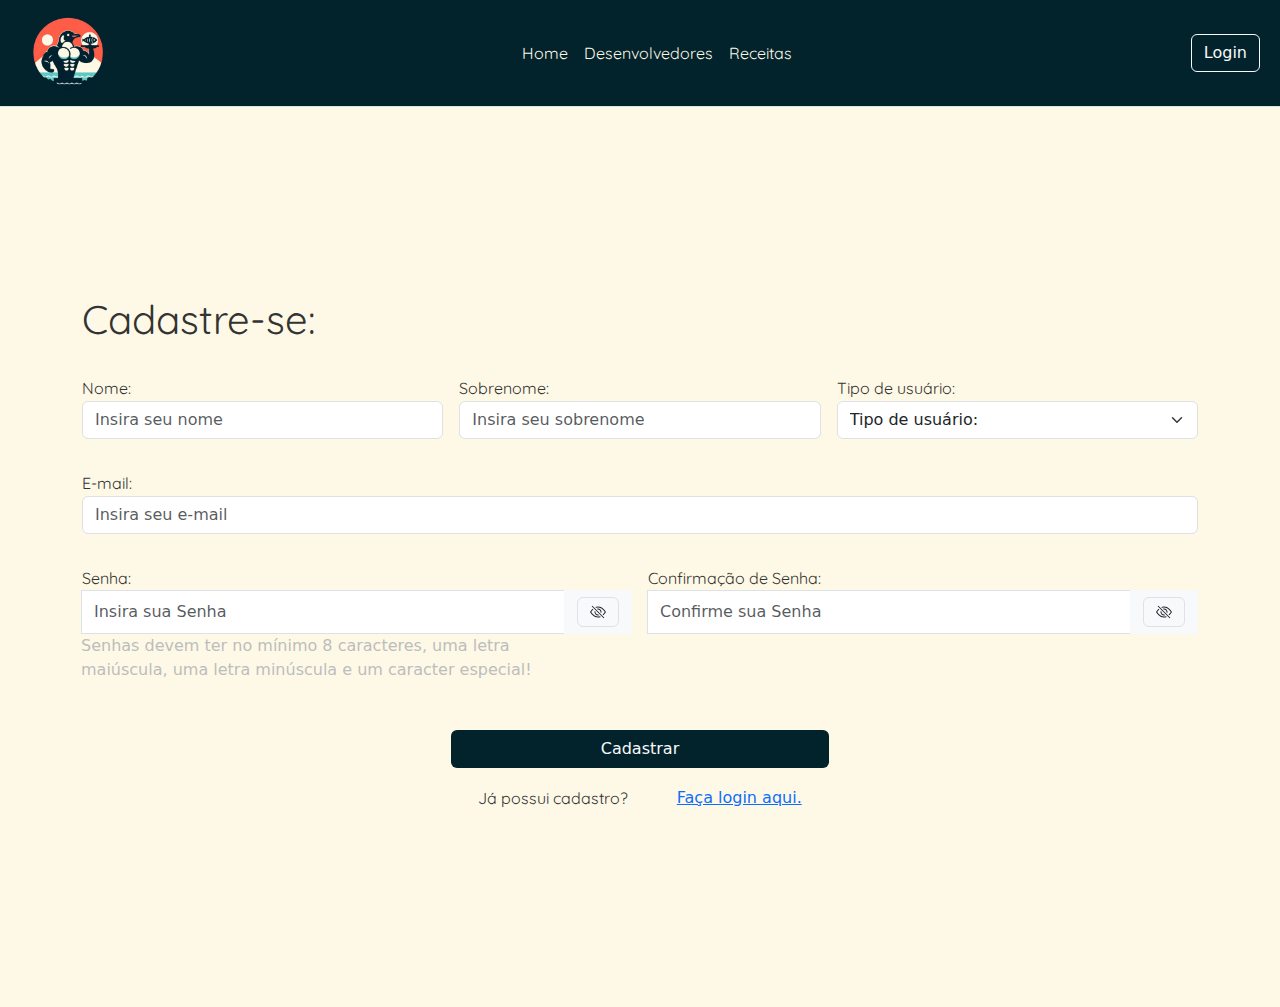
<file: src/front/cadastro.html>
<!DOCTYPE html>
<html lang="pt-br">

<head>
  <meta charset="UTF-8">
  <meta name="viewport" content="width=device-width, initial-scale=1.0">
  <link href="https://cdn.jsdelivr.net/npm/bootstrap@5.3.3/dist/css/bootstrap.min.css" rel="stylesheet"
    integrity="sha384-QWTKZyjpPEjISv5WaRU9OFeRpok6YctnYmDr5pNlyT2bRjXh0JMhjY6hW+ALEwIH" crossorigin="anonymous">
  <link rel="icon" type="image/x-icon" href="assets/images/logo.png">
  <link rel="stylesheet" href="assets/styles/cadastro.css ">
  <link rel="stylesheet" href="assets/styles/header-e-padroes.css">
  <title>HappyFit - Cadastro</title>
</head>

<body>

  <header id="header" class="border-bottom"></header>

  <section class="container d-flex align-items-center h-100" id="perfil-registration">
    <main class="w-100 m-auto">
      <h1 id='page-title' class="">Cadastre-se:</h1>
      <hr class="text-light">
      <div class="row d-flex justify-content-center">
        <div class="col-md-8 col-md-offset-2 w-100">
          <form id="user-cad" class="row g-3 needs-validation" novalidate="">

            <!-- NOME DO USUÁRIO -->
            <div class="form-group mb-3 mx-auto col-md-4">
              <label for="user-name">Nome:</label>
              <input type="text" class="form-control" id="user-name" placeholder="Insira seu nome" required="">
              <div class="invalid-feedback">
                Nome Obrigatório
              </div>
            </div>

            <!-- SOBRENOME DO USUÁRIO -->
            <div class="form-group mb-3 mx-auto col-md-4">
              <label for="user-surname">Sobrenome:</label>
              <input type="text" class="form-control" id="user-surname" placeholder="Insira seu sobrenome" required="">
              <div class="invalid-feedback">
                Sobrenome Obrigatório
              </div>
            </div>

            <!-- TIPO DE USUÁRIO -->
            <div class="form-group mb-3 mx-auto col-md-4">
              <label for="personal-description">Tipo de usuário:</label>
              <select class="form-select required" aria-label="Default select example" id="user-type" required="">
                <option selected="" disabled="" value="">Tipo de usuário:</option>
                <option value="1">Usuário comum</option>
                <option value="2">Nutricionista</option>
              </select>
              <div class="invalid-feedback">
                Tipo de usuário obrigatório
              </div>
            </div>

            <!-- EMAIL DO USUARIO -->
            <div class="form-group mb-3 mx-auto">
              <label for="user-email">E-mail:</label>
              <input type="email" class="form-control" id="user-email" placeholder="Insira seu e-mail" required="">
              <div class="invalid-feedback">
                E-mail obrigatório
              </div>
            </div>

            <!-- SENHA DO USUARIO -->
            <div class="col-md-6 mb-3 mx-auto">
              <div class="input-group mb-3 ">
                <label for="user-password" class="col-12">Senha:</label>
                <input type="password" class="form-control" id="user-password" placeholder="Insira sua Senha" required=""
                  aria-describedby="passwordHelp">
                <button class="btn btn-light" type="button" id="view-password">
                  <span id="toggle-visibility" class="input-group-text toggle-visibility" id="basic-addon1">
                    <svg id="hide-eye1" class="bi bi-eye-slash" xmlns="http://www.w3.org/2000/svg" width="16" height="16"
                      fill="currentColor" viewBox="0 0 16 16">
                      <path
                        d="M13.359 11.238C15.06 9.72 16 8 16 8s-3-5.5-8-5.5a7.028 7.028 0 0 0-2.79.588l.77.771A5.944 5.944 0 0 1 8 3.5c2.12 0 3.879 1.168 5.168 2.457A13.134 13.134 0 0 1 14.828 8c-.058.087-.122.183-.195.288-.335.48-.83 1.12-1.465 1.755-.165.165-.337.328-.517.486z">
                      </path>
                      <path
                        d="M11.297 9.176a3.5 3.5 0 0 0-4.474-4.474l.823.823a2.5 2.5 0 0 1 2.829 2.829zm-2.943 1.299.822.822a3.5 3.5 0 0 1-4.474-4.474l.823.823a2.5 2.5 0 0 0 2.829 2.829">
                      </path>
                      <path
                        d="M3.35 5.47c-.18.16-.353.322-.518.487A13.134 13.134 0 0 0 1.172 8l.195.288c.335.48.83 1.12 1.465 1.755C4.121 11.332 5.881 12.5 8 12.5c.716 0 1.39-.133 2.02-.36l.77.772A7.029 7.029 0 0 1 8 13.5C3 13.5 0 8 0 8s.939-1.721 2.641-3.238l.708.709zm10.296 8.884-12-12 .708-.708 12 12-.708.708">
                      </path>
                    </svg>
                    <svg id="show-eye1" class="bi bi-eye d-none" xmlns="http://www.w3.org/2000/svg" width="16" height="16"
                      fill="currentColor" viewBox="0 0 16 16">
                      <path
                        d="M16 8s-3-5.5-8-5.5S0 8 0 8s3 5.5 8 5.5S16 8 16 8M1.173 8a13.133 13.133 0 0 1 1.66-2.043C4.12 4.668 5.88 3.5 8 3.5c2.12 0 3.879 1.168 5.168 2.457A13.133 13.133 0 0 1 14.828 8c-.058.087-.122.183-.195.288-.335.48-.83 1.12-1.465 1.755C11.879 11.332 10.119 12.5 8 12.5c-2.12 0-3.879-1.168-5.168-2.457A13.134 13.134 0 0 1 1.172 8z" />
                      <path d="M8 5.5a2.5 2.5 0 1 0 0 5 2.5 2.5 0 0 0 0-5M4.5 8a3.5 3.5 0 1 1 7 0 3.5 3.5 0 0 1-7 0" />
                    </svg>
                </button>
                <div id="passwordHelp" class="info col-11">Senhas devem ter no mínimo 8 caracteres, uma letra maiúscula,
                  uma letra minúscula e um caracter especial!</div>
                <div class="invalid-feedback">
                  Senha obrigatório
                </div>
              </div>
            </div>

            <!-- Confirmação de SENHA DO USUARIO -->
            <div class="col-md-6 mb-3 mx-auto">
              <div class="input-group mb-3 col-md-6">
                <label for="confirm-user-password" class="col-12">Confirmação de Senha:</label>
                <input type="password" class="form-control" id="user-confirm-password" placeholder="Confirme sua Senha"
                  required="">
                <button class="btn btn-light" type="button" id="view-confirm-password">
                  <span id="toggle-visibility" class="input-group-text toggle-visibility" id="basic-addon1">
                    <svg id="hide-eye2" class="bi bi-eye-slash" xmlns="http://www.w3.org/2000/svg" width="16" height="16"
                      fill="currentColor" viewBox="0 0 16 16">
                      <path
                        d="M13.359 11.238C15.06 9.72 16 8 16 8s-3-5.5-8-5.5a7.028 7.028 0 0 0-2.79.588l.77.771A5.944 5.944 0 0 1 8 3.5c2.12 0 3.879 1.168 5.168 2.457A13.134 13.134 0 0 1 14.828 8c-.058.087-.122.183-.195.288-.335.48-.83 1.12-1.465 1.755-.165.165-.337.328-.517.486z">
                      </path>
                      <path
                        d="M11.297 9.176a3.5 3.5 0 0 0-4.474-4.474l.823.823a2.5 2.5 0 0 1 2.829 2.829zm-2.943 1.299.822.822a3.5 3.5 0 0 1-4.474-4.474l.823.823a2.5 2.5 0 0 0 2.829 2.829">
                      </path>
                      <path
                        d="M3.35 5.47c-.18.16-.353.322-.518.487A13.134 13.134 0 0 0 1.172 8l.195.288c.335.48.83 1.12 1.465 1.755C4.121 11.332 5.881 12.5 8 12.5c.716 0 1.39-.133 2.02-.36l.77.772A7.029 7.029 0 0 1 8 13.5C3 13.5 0 8 0 8s.939-1.721 2.641-3.238l.708.709zm10.296 8.884-12-12 .708-.708 12 12-.708.708">
                      </path>
                    </svg>
                    <svg id="show-eye2" class="bi bi-eye d-none" xmlns="http://www.w3.org/2000/svg" width="16" height="16"
                      fill="currentColor" viewBox="0 0 16 16">
                      <path
                        d="M16 8s-3-5.5-8-5.5S0 8 0 8s3 5.5 8 5.5S16 8 16 8M1.173 8a13.133 13.133 0 0 1 1.66-2.043C4.12 4.668 5.88 3.5 8 3.5c2.12 0 3.879 1.168 5.168 2.457A13.133 13.133 0 0 1 14.828 8c-.058.087-.122.183-.195.288-.335.48-.83 1.12-1.465 1.755C11.879 11.332 10.119 12.5 8 12.5c-2.12 0-3.879-1.168-5.168-2.457A13.134 13.134 0 0 1 1.172 8z" />
                      <path d="M8 5.5a2.5 2.5 0 1 0 0 5 2.5 2.5 0 0 0 0-5M4.5 8a3.5 3.5 0 1 1 7 0 3.5 3.5 0 0 1-7 0" />
                    </svg>
                  </span></button>
                <div class="invalid-feedback">
                  Confirmação de senha obrigatório
                </div>
              </div>
            </div>


            <button type="submit" id="btn-cadastrar" class="btn expand-on-hover text-light col-md-4 mx-auto">Cadastrar</button>
          </form>
          <div class="d-flex col-md-4 mx-auto mt-2 ">
            <p class="mx-auto">Já possui cadastro?</p>
            <a href="login.html" class="my-auto mx-auto mx-2 expand-on-hover">Faça login aqui.</a>
          </div>
        </div>
      </div>
    </main>
  </section>
</body>
<script src="https://cdn.jsdelivr.net/npm/bootstrap@5.3.3/dist/js/bootstrap.bundle.min.js"
  integrity="sha384-YvpcrYf0tY3lHB60NNkmXc5s9fDVZLESaAA55NDzOxhy9GkcIdslK1eN7N6jIeHz" crossorigin="anonymous"></script>
<script type="text/javascript" src="assets/scripts/header.js"></script>
<script type="text/javascript" src="assets/scripts/loggedUser.js"></script>
<script type="text/javascript" src="assets/scripts/utils.js"></script>
<script type="text/javascript" src="assets/scripts/cadastro.js"></script>

</html>
</file>
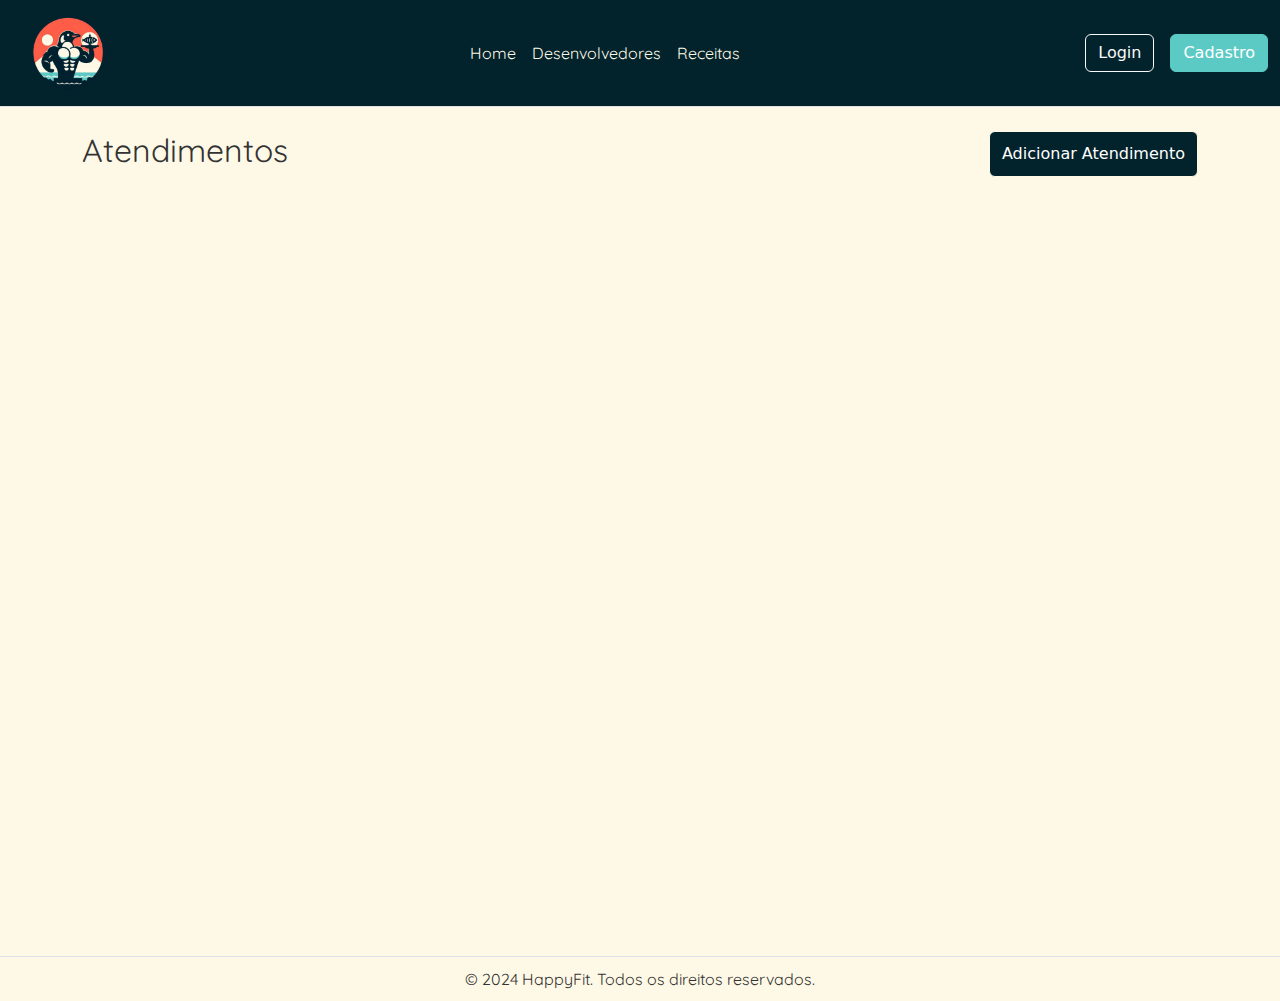
<file: src/front/gerencia-clientes.html>
<!DOCTYPE html>
<html lang="pt-BR">
    <head>
        <meta charset="UTF-8">
        <meta name="viewport" content="width=device-width, initial-scale=1.0">
        <link rel="stylesheet" href="https://cdnjs.cloudflare.com/ajax/libs/font-awesome/6.5.2/css/all.min.css" integrity="sha512-SnH5WK+bZxgPHs44uWIX+LLJAJ9/2PkPKZ5QiAj6Ta86w+fsb2TkcmfRyVX3pBnMFcV7oQPJkl9QevSCWr3W6A==" crossorigin="anonymous" referrerpolicy="no-referrer" />
        <link href="https://cdn.jsdelivr.net/npm/bootstrap@5.3.3/dist/css/bootstrap.min.css" rel="stylesheet" integrity="sha384-QWTKZyjpPEjISv5WaRU9OFeRpok6YctnYmDr5pNlyT2bRjXh0JMhjY6hW+ALEwIH" crossorigin="anonymous">
        <link rel="icon" type="image/x-icon" href="assets/images/logo.png">
        <link rel="stylesheet" href="assets/styles/header-e-padroes.css">
        <link rel="stylesheet" href="assets/styles/gerencia-clientes.css">
        <title>HappyFit - Gerenciamento de Clientes</title>
    </head>
<body>
    <header id="header" class="border-bottom"></header>
    <main>
        <section class="add-atendimento container my-4">
            <div class="d-flex justify-content-between">
                <h2>Atendimentos</h2>
                <button type="button" class="btn btn-primary expand-on-hover" data-bs-toggle="modal" data-bs-target="#addAtendimento">
                    Adicionar Atendimento
                    <i class="fa-solid fa-plus"></i>
                  </button>
            </div>
        </section>
        <section id="vh" class="atendimento container">
            <!-- gerar lista com atendimentos dinâmicamente -->
        </section>
    </main>
    <footer class="border-top d-flex justify-content-center">
        <p>&copy; 2024 HappyFit. Todos os direitos reservados.</p>
    </footer>
     
    <!-- Modal -->
  <div class="modal fade" id="addAtendimento" tabindex="-1" aria-labelledby="exampleModalLabel" aria-hidden="true">
    <div class="modal-dialog">
      <div class="modal-content">
        <div class="modal-header">
          <h1 class="modal-title fs-5" id="exampleModalLabel">Novo Atendimento</h1>
          <button type="button" class="btn-close" data-bs-dismiss="modal" aria-label="Close"></button>
        </div>
        <div class="modal-body">
            <div class="form-floating my-3">
                <input type="email" class="form-control floatingInput" id="emailInput"
                    placeholder="Insira seu e-mail...">
                <label class="input-label" for="floatingInput">E-mail</label>
            </div>
        </div>
        <div class="modal-footer">
          <button type="button" class="btn btn-primary cancelar" data-bs-dismiss="modal">Cancelar</button>
          <button type="button" id="adicionar" class="btn btn-secondary adicionar">Adicionar</button>
        </div>
      </div>
    </div>
  </div>

  <!-- Modal -->
<div class="modal fade" id="temPerfil" tabindex="-1" aria-labelledby="exampleModalLabel" aria-hidden="true">
  <div class="modal-dialog">
      <div class="modal-content">
          <div class="modal-header">
              <h1 class="modal-title fs-5" id="exampleModalLabel">Usuário ainda não tem um perfil alimentar.</h1>
              <button type="button" class="btn-close" data-bs-dismiss="modal" aria-label="Close"></button>
          </div>
          <div class="modal-body">
              <div class="form-floating my-3">
                  <p>Deseja fazer o cadastro do usuário?</p>
              </div>
          </div>
          <div class="modal-footer">
              <button type="button" class="btn btn-primary nao" data-bs-dismiss="modal">Não</button>
              <button type="button" id="fazerPerfil" class="btn btn-secondary sim">Sim</button>
          </div>
      </div>
  </div>
    
  <script type="text/javascript" src="assets/scripts/utils.js"></script>
  <script src="https://cdn.jsdelivr.net/npm/bootstrap@5.3.3/dist/js/bootstrap.bundle.min.js" integrity="sha384-YvpcrYf0tY3lHB60NNkmXc5s9fDVZLESaAA55NDzOxhy9GkcIdslK1eN7N6jIeHz" crossorigin="anonymous"></script> 
  <script type="text/javascript" src="assets/scripts/header.js"></script>
  <script type="text/javascript" src="assets/scripts/loggedUser.js"></script>
  <script type="text/javascript" src="assets/scripts/gerencia-clientes.js"></script>

</body>
</html>
</file>
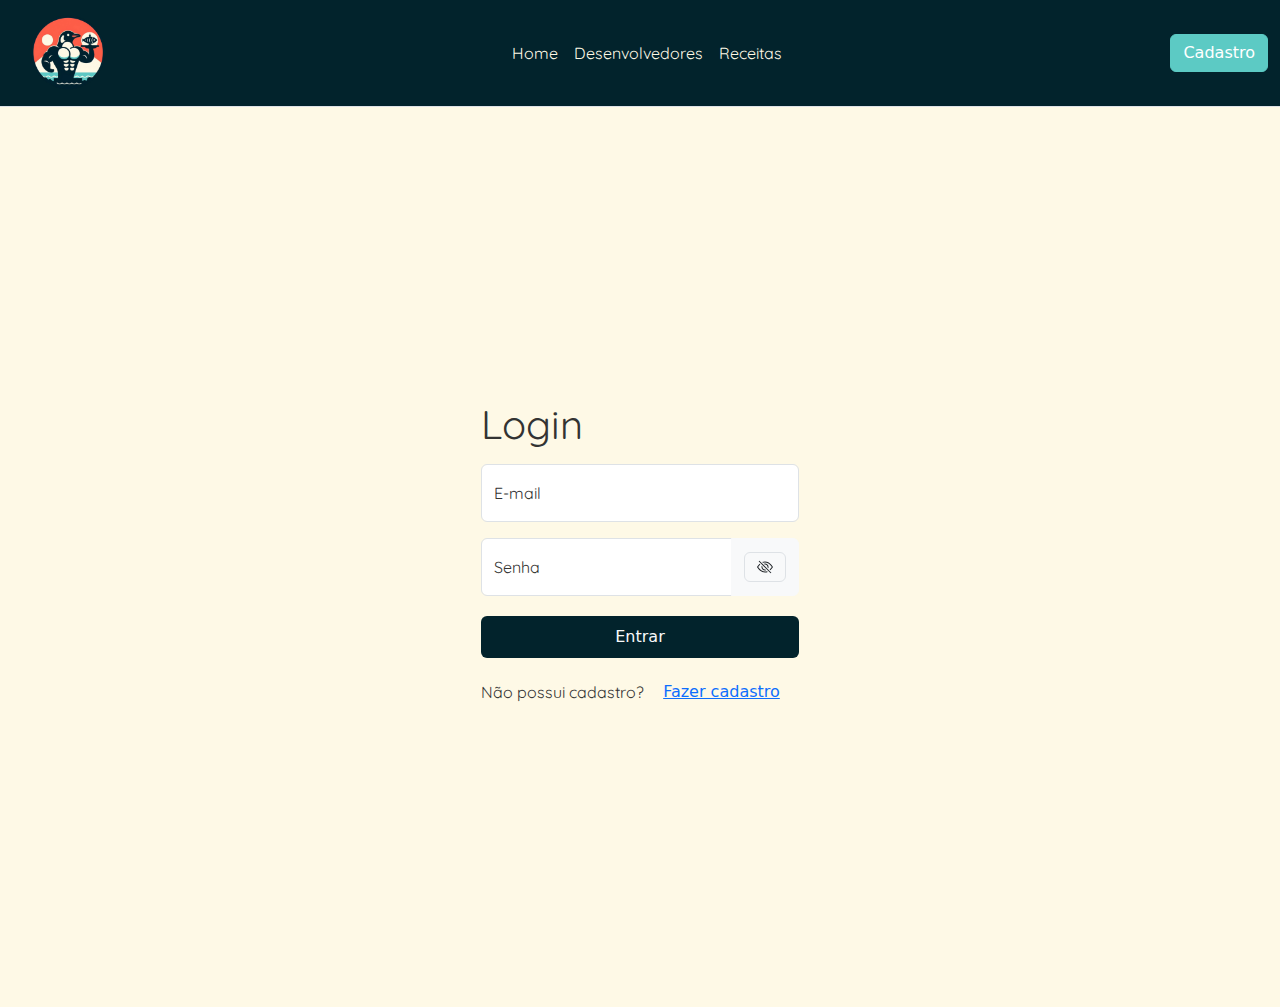
<file: src/front/login.html>
<!DOCTYPE html>
<html lang="pt-br">

<head>
    <meta charset="UTF-8">
    <meta name="viewport" content="width=device-width, initial-scale=1.0">
    <link href="https://cdn.jsdelivr.net/npm/bootstrap@5.3.3/dist/css/bootstrap.min.css" rel="stylesheet" integrity="sha384-QWTKZyjpPEjISv5WaRU9OFeRpok6YctnYmDr5pNlyT2bRjXh0JMhjY6hW+ALEwIH" crossorigin="anonymous">
    <link rel="icon" type="image/x-icon" href="assets/images/logo.png">
    <link rel="stylesheet" href="assets/styles/login.css">
    <link rel="stylesheet" href="assets/styles/header-e-padroes.css">
    <title>HappyFit - Login</title>
</head>

<body>

    <header id="header" class="border-bottom"></header>

      <div class="d-flex align-items-center h-100">
        <main class="w-100 m-auto form-container">
            <form id="login-form" class="needs-validation" novalidate="">
                <h1 class=" mb-3 fw-normal">Login</h1>
                <div class="form-floating">
                    <input type="email" class="form-control" id="email-input" required=""
                        placeholder="Insira seu e-mail...">
                    <label class="input-label" for="email-input">E-mail</label>
                </div>
                <div class="input-group my-3">
                    <div class="form-floating">
                        <input type="password" class="form-control" id="password-input" required=""
                            placeholder="Insira sua senha..">
                        <label class="input-label" for="password-input">Senha</label>
                    </div>
                    <button class="btn btn-light" type="button" id="view-password">
                        <span id="toggle-visibility" class="input-group-text toggle-visibility" id="basic-addon1">
                            <svg id="hide-eye" class="bi bi-eye-slash" xmlns="http://www.w3.org/2000/svg" width="16" height="16" fill="currentColor" viewBox="0 0 16 16">
                                <path d="M13.359 11.238C15.06 9.72 16 8 16 8s-3-5.5-8-5.5a7.028 7.028 0 0 0-2.79.588l.77.771A5.944 5.944 0 0 1 8 3.5c2.12 0 3.879 1.168 5.168 2.457A13.134 13.134 0 0 1 14.828 8c-.058.087-.122.183-.195.288-.335.48-.83 1.12-1.465 1.755-.165.165-.337.328-.517.486z"></path>
                                <path d="M11.297 9.176a3.5 3.5 0 0 0-4.474-4.474l.823.823a2.5 2.5 0 0 1 2.829 2.829zm-2.943 1.299.822.822a3.5 3.5 0 0 1-4.474-4.474l.823.823a2.5 2.5 0 0 0 2.829 2.829"></path>
                                <path d="M3.35 5.47c-.18.16-.353.322-.518.487A13.134 13.134 0 0 0 1.172 8l.195.288c.335.48.83 1.12 1.465 1.755C4.121 11.332 5.881 12.5 8 12.5c.716 0 1.39-.133 2.02-.36l.77.772A7.029 7.029 0 0 1 8 13.5C3 13.5 0 8 0 8s.939-1.721 2.641-3.238l.708.709zm10.296 8.884-12-12 .708-.708 12 12-.708.708"></path>
                            </svg>
                            <svg id="show-eye" class="bi bi-eye d-none" xmlns="http://www.w3.org/2000/svg" width="16" height="16" fill="currentColor" viewBox="0 0 16 16">
                                <path d="M16 8s-3-5.5-8-5.5S0 8 0 8s3 5.5 8 5.5S16 8 16 8M1.173 8a13.133 13.133 0 0 1 1.66-2.043C4.12 4.668 5.88 3.5 8 3.5c2.12 0 3.879 1.168 5.168 2.457A13.133 13.133 0 0 1 14.828 8c-.058.087-.122.183-.195.288-.335.48-.83 1.12-1.465 1.755C11.879 11.332 10.119 12.5 8 12.5c-2.12 0-3.879-1.168-5.168-2.457A13.134 13.134 0 0 1 1.172 8z"/>
                                <path d="M8 5.5a2.5 2.5 0 1 0 0 5 2.5 2.5 0 0 0 0-5M4.5 8a3.5 3.5 0 1 1 7 0 3.5 3.5 0 0 1-7 0"/>
                            </svg>
                    </button>
                </div>
                
                <button class="btn expand-on-hover w-100 py-2 my-1 text-light" id="btn-entrar">Entrar</button>
            </form>
            <div class="d-flex mt-2">
                <p>Não possui cadastro?</p>
                <a href="cadastro.html" class="m-auto">Fazer cadastro</a>
            </div>
        </main>
      </div>

</body>

<script src="https://cdn.jsdelivr.net/npm/bootstrap@5.3.3/dist/js/bootstrap.bundle.min.js" integrity="sha384-YvpcrYf0tY3lHB60NNkmXc5s9fDVZLESaAA55NDzOxhy9GkcIdslK1eN7N6jIeHz" crossorigin="anonymous"></script>
<script type="text/javascript" src="assets/scripts/header.js"></script>
<script type="text/javascript" src="assets/scripts/loggedUser.js"></script>
<script type="text/javascript" src="assets/scripts/utils.js"></script>
<script type="text/javascript" src="assets/scripts/login.js"></script>
</html>
</file>
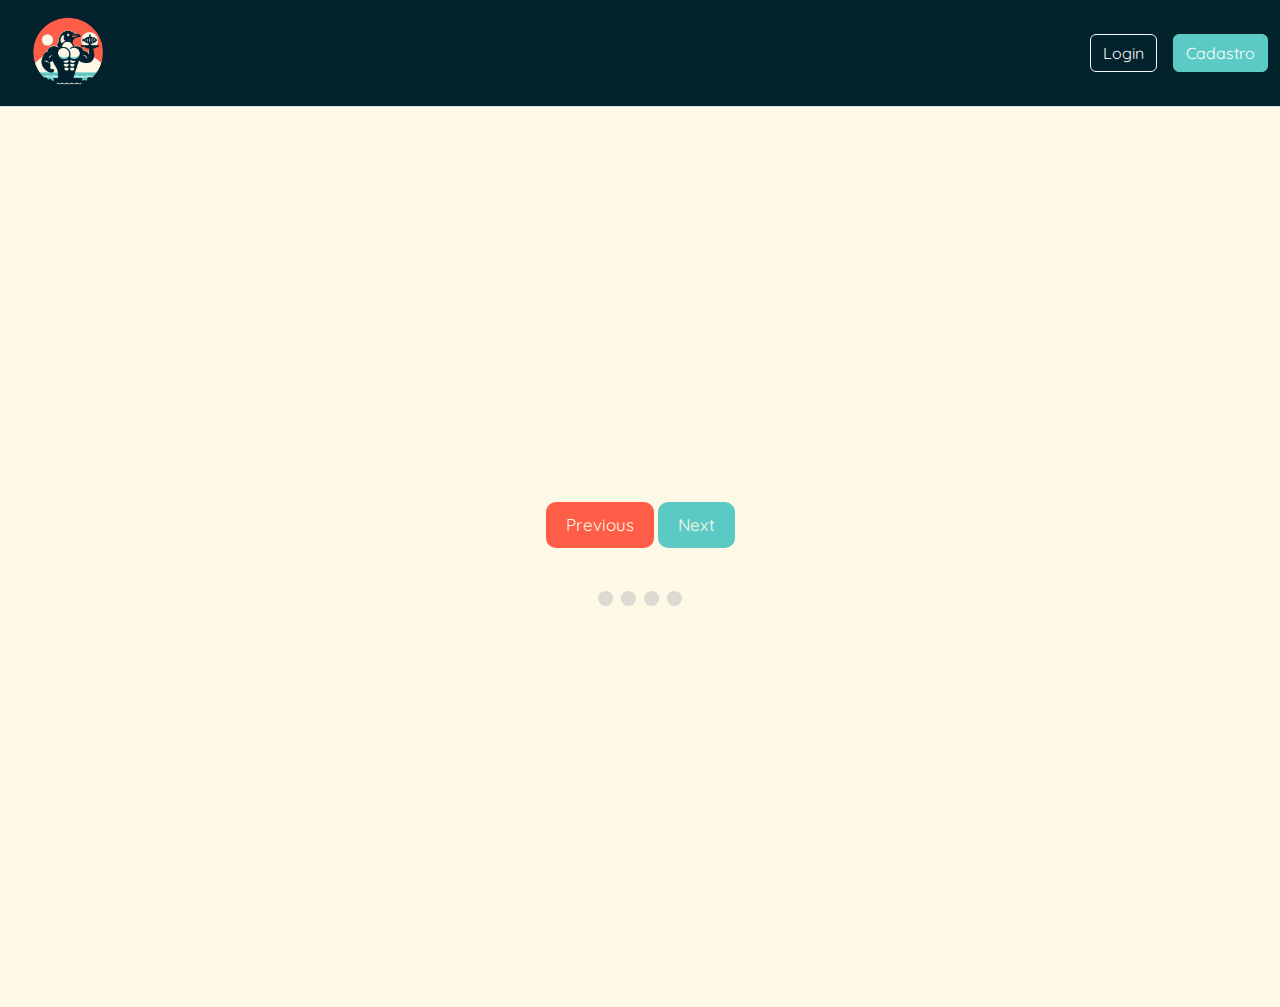
<file: src/front/perfil-alimentar.html>
<!DOCTYPE html>
<html lang="pt-br">

<head>
	<meta charset="UTF-8">
	<meta name="viewport" content="width=device-width, initial-scale=1.0">
	<link href="https://cdn.jsdelivr.net/npm/bootstrap@5.3.3/dist/css/bootstrap.min.css" rel="stylesheet"
		integrity="sha384-QWTKZyjpPEjISv5WaRU9OFeRpok6YctnYmDr5pNlyT2bRjXh0JMhjY6hW+ALEwIH" crossorigin="anonymous">
	<script src="https://cdn.jsdelivr.net/npm/bootstrap@5.3.3/dist/js/bootstrap.bundle.min.js"
		integrity="sha384-YvpcrYf0tY3lHB60NNkmXc5s9fDVZLESaAA55NDzOxhy9GkcIdslK1eN7N6jIeHz"
		crossorigin="anonymous"></script>
	<link rel="icon" type="image/x-icon" href="assets/images/logo.png">
	<link rel="stylesheet" href="assets/styles/header-e-padroes.css">
	<link rel="stylesheet" href="assets/styles/perfil-alimentar.css">
	<title>HappyFit - Perfil Alimentar</title>
</head>

<body>
	<header id="header" class="border-bottom"></header>
	<form id="user-profile" class="section needs-validation w-50 h-100 mx-auto" novalidate>
		<div class="tab">
			<h3 class="mb-4">Informações Corporais Básicas</h3>
			<div class="mb-3">
				<label for="peso" class="form-label">Peso (kg):</label>
				<input type="number" class="form-control" id="peso" name="peso" required>
			</div>
			<div class="mb-3">
				<label for="altura" class="form-label">Altura (cm):</label>
				<input type="number" class="form-control" id="altura" name="altura" required>

			</div>
			<div class="mb-3">
				<label for="idade" class="form-label">Idade:</label>
				<input type="number" class="form-control" id="idade" name="idade" required>

			</div>
			<div class="mb-3">
				<label for="sexo" class="form-label">Sexo:</label>
				<select class="form-select" id="sexo" name="sexo" required>
					<option selected disabled value="">Selecione uma das opções:</option>
					<option value="1">Masculino</option>
					<option value="2">Feminino</option>
				</select>
			</div>
		</div>
		<div class="tab">
			<h3 class="mb-4">Medidas Antropométricas</h3>
			<div class="mb-3">
				<label for="cintura" class="form-label">Cintura (cm):</label>
				<input type="number" class="form-control" id="cintura" name="cintura" required>
			</div>
			<div class="mb-3">
				<label for="quadril" class="form-label">Quadril (cm):</label>
				<input type="number" class="form-control" id="quadril" name="quadril" required>
			</div>
			<div class="mb-3">
				<label for="pescoco" class="form-label">Pescoço (cm):</label>
				<input type="number" class="form-control" id="pescoco" name="pescoco" required>
			</div>
		</div>
		<div class="tab">
			<h3 class="mb-4">Objetivo Atual</h3>
			<div class="mb-3">
				<label for="objetivos" class="form-label">Objetivo:</label>
				<select class="form-select" id="objetivos" name="objetivos" required>
					<option selected disabled value="">Selecione uma das opções:</option>
					<option value="1">Hipertrofia</option>
					<option value="2">Emagrecimento</option>
					<option value="3">Manter físico atual</option>
				</select>
			</div>
		</div>
		<div class="tab">
			<h3 class="mb-4">Nível de Atividade Física</h3>
			<div class="mb-3">
				<label for="frequencia" class="form-label">Nível de atividade física (por semana):</label>
				<select class="form-select" id="frequencia" name="frequencia" required>
					<option selected disabled value="">Selecione uma das opções:</option>
					<option value="1.2">Sedentário: pouco ou nenhum exercício</option>
					<option value="1.375">Leve: se exercita de 1 a 2 vezes por semana</option>
					<option value="1.55">Moderado: se exercita de 2 a 3 vezes por semana</option>
					<option value="1.725">Pesado: se exercita de 4 a 5 vezes por semana</option>
					<option value="1.9">Trabalho físico ou exercício intenso</option>
					<option value="2.4">Atleta Profissional</option>
				</select>
			</div>
		</div>

		<div class="btn-container">
			<button type="button" id="prevBtn" onclick="nextPrev(-1)">Previous</button>
			<button type="button" id="nextBtn" onclick="nextPrev(1)">Next</button>
		</div>

		<div style="text-align:center; margin-top:40px;">
			<span class="step"></span>
			<span class="step"></span>
			<span class="step"></span>
			<span class="step"></span>
		</div>
	</form>
</body>

<script type="text/javascript" src="assets/scripts/header.js"></script>
<script type="text/javascript" src="assets/scripts/loggedUser.js"></script>
<script type="text/javascript" src="assets/scripts/utils.js"></script>
<script type="text/javascript" src="assets/scripts/perfil-alimentar.js"></script>

</html>
</file>
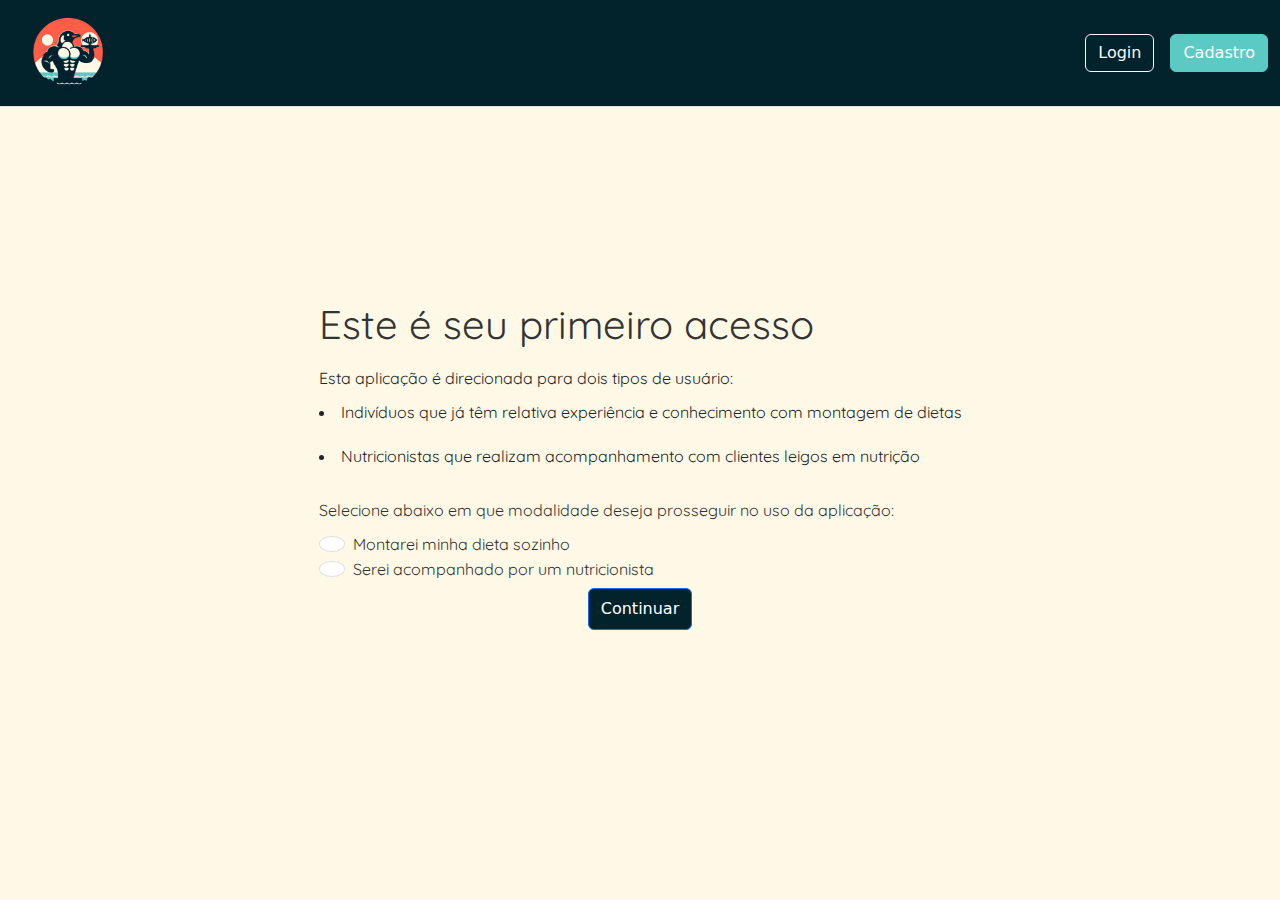
<file: src/front/primeiro-acesso.html>
<!DOCTYPE html>
<html lang="pt-br">

<head>
    <meta charset="UTF-8">
    <meta name="viewport" content="width=device-width, initial-scale=1.0">
    <link href="https://cdn.jsdelivr.net/npm/bootstrap@5.3.3/dist/css/bootstrap.min.css" rel="stylesheet" integrity="sha384-QWTKZyjpPEjISv5WaRU9OFeRpok6YctnYmDr5pNlyT2bRjXh0JMhjY6hW+ALEwIH" crossorigin="anonymous">
    <script src="https://cdn.jsdelivr.net/npm/bootstrap@5.3.3/dist/js/bootstrap.bundle.min.js" integrity="sha384-YvpcrYf0tY3lHB60NNkmXc5s9fDVZLESaAA55NDzOxhy9GkcIdslK1eN7N6jIeHz" crossorigin="anonymous"></script>
    <link rel="icon" type="image/x-icon" href="assets/images/logo.png">
    <link rel="stylesheet" href="assets/styles/header-e-padroes.css">
    <link rel="stylesheet" href="assets/styles/primeiro-acesso.css">
    <title>HappyFit - Primeiro Acesso</title>
</head>

<body>
    <header id="header" class="border-bottom"></header>
    <main class="d-flex mx-auto form-container justify-content-center">
        <div id="mode-choice" class="my-auto">
            <h1 class="fw-normal">Este é seu primeiro acesso</h1>
            <ul>Esta aplicação é direcionada para dois tipos de usuário:
                <li>Indivíduos que já têm relativa experiência e conhecimento com montagem de dietas</li>
                <li>Nutricionistas que realizam acompanhamento com clientes leigos em nutrição</li>
            </ul>
            <p>Selecione abaixo em que modalidade deseja prosseguir no uso da aplicação:</p>
            <form action="" id="login-form" class="form-floating">
                <div class="form-group form-check">
                    <input type="radio" id="sozinho" class="form-check-input form-control floatingInput me-2" name="modalidade" value="alone">
                    <label for="sozinho" class="form-check-label">Montarei minha dieta sozinho</label><br>
                    <input type="radio" id="comNutricionista" class="form-check-input form-control floatingInput me-2" name="modalidade" value="withNutritionist">
                    <label for="comNutricionista" class="form-check-label">Serei acompanhado por um nutricionista</label><br>
                </div>
                <div class="d-flex justify-content-center">
                    <button id="submitMode" class="btn btn-primary w-30 py-2 my-1 expand-on-hover space-around">Continuar</button>
                </div>
            </form>
        </div>
        <div id="nutricionist-chosen" class="my-auto d-none">
            <h1>Informe o seu Email ao seu nutricionista e aguarde</h1>
            <p>Envie/mostre para seu nutricionista o seu email: <strong id="show-id"></strong></p>
        </div>
    </main>
</body>

<script type="text/javascript" src="assets/scripts/header.js"></script>
<script type="text/javascript" src="assets/scripts/loggedUser.js"></script>
<script type="text/javascript" src="assets/scripts/utils.js"></script>
<script type="text/javascript" src="assets/scripts/primeiro-acesso.js"></script>

</html>
</file>
<file: src/front/assets/styles/cadastro.css>
@import url('https://fonts.googleapis.com/css2?family=Quicksand:wght@300..700&display=swap');

:root{
    /*Paleta de Cores*/
    --principal: #FEF9E6;
    --secundaria: #02232C;
    --preto: #333;
    --azul: #5CCAC4;
    --vermelho: #FE5E48;
    

    /*Tipografia*/
    --font-family: "Quicksand", sans-serif;

    /*--elemento-atributo-plataforma(d = desktop|m = mobile)*/
    --title-weight: <600>;
    --titleG-size-d: 2.5rem;
    --titleM-size-d: 2rem;
    --titleP-size-d: 1.5rem;
    --titleG-size-m: 2rem;
    --titleM-size-m: 1.5rem;
    --text-weight: <400>;
    --text-size-d: 1rem;
    --text-size-m: 0.8rem;
    --link-size-d: 1.2rem; /*Tamanho do texto dos botões - desktop*/
    --link-size-m: 1rem; /*Tamanho do texto dos botões - mobile*/
}

/*Algumas definições gerais*/
* {
    margin: 0;
    padding: 0;
    box-sizing: border-box;
}

html,
body {
    height: 100%;
}

section {
    justify-content: center;
    align-items: center;
}

.navbar {
    background-color: var(--secundaria);
}

.info {
    color: rgb(189, 189, 189);
}

#btn-cadastrar{
    background-color: var(--secundaria);
}
</file>
<file: src/front/assets/styles/header-e-padroes.css>
@import url('https://fonts.googleapis.com/css2?family=Quicksand:wght@300..700&display=swap');

:root{
    /*Paleta de Cores*/
    --principal: #FEF9E6;
    --secundaria: #02232C;
    --preto: #333;
    --azul: #5CCAC4;
    --vermelho: #FE5E48;
    

    /*Tipografia*/
    --font-family: "Quicksand", sans-serif;

    /*--elemento-atributo-plataforma(d = desktop|m = mobile)*/
    --title-weight: <600>;
    --titleG-size-d: 2.5rem;
    --titleM-size-d: 2rem;
    --titleP-size-d: 1.5rem;
    --titleG-size-m: 2rem;
    --titleM-size-m: 1.5rem;
    --text-weight: <400>;
    --text-size-d: 1rem;
    --text-size-m: 0.8rem;
    --link-size-d: 1.2rem; /*Tamanho do texto dos botões - desktop*/
    --link-size-m: 1rem; /*Tamanho do texto dos botões - mobile*/
}
/*Algumas definições gerais*/
* {
    margin: 0;
    padding: 0;
    box-sizing: border-box;
}

body {
    background-color: var(--principal);
}

label {
    font-family: var(--font-family);
    font-weight: var(--title-weight);
    color: var(--preto);
}

h1 {
    font-family: var(--font-family);
    font-weight: var(--title-weight);
    font-size: var(--titleG-size-d);
    color: var(--preto);
}

h2 {
    font-family: var(--font-family);
    font-weight: var(--title-weight);
    font-size: var(--titleM-size-d);
    color: var(--preto);
}

h3 {
    font-family: var(--font-family);
    font-weight: var(--title-weight);
    font-size: var(--titleP-size-d);
    color: var(--preto); 
}

p {
    font-family: var(--font-family);
    color: var(--preto);
    padding: 10px 0;
    margin: 0;
}

.expand-on-hover { transition: 0.3s; }
.expand-on-hover:hover { transform: scale(1.1); }

/*HEADER*/
nav {
    background-color: var(--secundaria);
}

.nav-link {
    padding: 1em;
    font-family: var(--font-family);
    color: var(--principal);
}

.nav-link:hover {
    color: var(--azul);
}

.navbar-nav .nav-link.active {
    color: var(--azul);
    text-decoration: underline;
}

.navbar-toggler {
    background-color: var(--principal);
}

.navbar-toggler-icon {
    color: var(--secundaria);
}

.logo {
    width: 80px;

}

.btn-primary.cadastro {
    background-color: var(--azul);
    border-color: var(--azul);
}

.btn.login:hover {
    background-color: var(--azul);
    color: var(--principal);
}
/*FIM HEADER*/





#account-button {
    position: relative;
    width: 50px;
    height: 50px;
    border-radius: 50%;
    overflow: hidden;
    cursor: pointer;
    transition: 0.3s;
}

#account-button:hover {
    transform: scale(1.2);
}

#account-button img {
    position: absolute;
    top: 0;
    left: 0;
    width: 100%;
    height: 100%;
    object-fit: cover;
}

#account #account-menu {
    position: absolute;
    top: 100px;
    right: 10px;
    padding: 10px 20px;
    background: #fff;
    width: 215px;
    box-sizing: 0 5px 25px rgba(0, 0, 0, 0.1);
    border-radius: 15px;
    visibility: hidden;
    opacity: 0;
    transition: visibility 300ms linear, opacity 300ms linear;
    z-index: 1;
}

#account-menu svg { fill: #0d6efd; }

#account #account-menu.active {
    visibility: visible;
    opacity: 1;
}

#account #account-menu::before {
    content: "";
    position: absolute;
    top: -5px;
    right: 28px;
    width: 20px;
    height: 20px;
    background: #fff;
    transform: rotate(45deg);
}

#account #account-menu h3 {
    width: 100%;
    text-align: center;
    font-size: 18px;
    padding: 20px 0;
    font-weight: 500;
    font-size: 18px;
    color: #555;
    line-height: 1.2em;
}

#account #account-menu h3 span {
    font-size: 14px;
    color: #cecece;
    font-weight: 400;
}

#account #account-menu ul li {
    list-style: none;
    padding: 10px 0;
    border-top: 1px solid rgba(0, 0, 0, 0.05);
    display: flex;
    align-items: center;
}

#account #account-menu ul li img {
    width: 20px;
    max-width: 20px;
    margin-right: 10px;
    opacity: 0.5;
    transition: opacity 300ms linear;
}

#account #account-menu ul li:hover img {
    opacity: 1;
}

#account #account-menu ul li a {
    display: inline-block;
    text-decoration: none;
    color: #555;
    font-weight: 500;
    transition: color 300ms linear;
}

#account #account-menu ul li:hover a {
    color: #0d6efd;
}
</file>
<file: src/front/assets/styles/gerencia-clientes.css>
@import url('https://fonts.googleapis.com/css2?family=Quicksand:wght@300..700&display=swap');

:root{
    /*Paleta de Cores*/
    --principal: #FEF9E6;
    --secundaria: #02232C;
    --preto: #333;
    --azul: #5CCAC4;
    --vermelho: #FE5E48;
    

    /*Tipografia*/
    --font-family: "Quicksand", sans-serif;

    /*--elemento-atributo-plataforma(d = desktop|m = mobile)*/
    --title-weight: <600>;
    --titleG-size-d: 2.5rem;
    --titleM-size-d: 2rem;
    --titleP-size-d: 1.5rem;
    --titleG-size-m: 2rem;
    --titleM-size-m: 1.5rem;
    --text-weight: <400>;
    --text-size-d: 1rem;
    --text-size-m: 0.8rem;
    --link-size-d: 1.2rem; /*Tamanho do texto dos botões - desktop*/
    --link-size-m: 1rem; /*Tamanho do texto dos botões - mobile*/
}

.btn-primary {
    background-color: var(--secundaria);
    border-color: var(--principal);
}

.btn-primary:hover {
    border: none;
    background-color: var(--azul);
}

.btn-secondary {
    background-color: var(--azul);
    border-color: var(--principal);
}

section#vh {
    min-height: calc(100vh - 145px);
    padding: 40px 0;
}

section.atendimento .cliente {
    margin: 10px 0;
    padding: 20px 10px;
    border: solid 2px;
    border-radius: 20px;
    border-color: var(--secundaria);
}

section.atendimento i {
    color: var(--preto);
}

/*MODAL*/
#addAtendimento .modal-content,#temPerfil .modal-content {
    background-color: var(--principal);
}

.cancelar{
    background-color: var(--vermelho);
}

.cancelar:hover{
    background-color: var(--vermelho);
    border: none;
}

.adicionar{
    background-color: var(--azul);
}

.adicionar:hover{
    background-color: var(--azul);
    border: none;
}

.nao{
    background-color: var(--vermelho);
}

.nao:hover{
    background-color: var(--vermelho);
}

.sim{
    background-color: var(--azul);
}

.sim:hover{
    background-color: var(--azul);
    border: none;
}
/*FIM MODAL*/
</file>
<file: src/front/assets/styles/login.css>
@import url('https://fonts.googleapis.com/css2?family=Quicksand:wght@300..700&display=swap');

:root{
    /*Paleta de Cores*/
    --principal: #FEF9E6;
    --secundaria: #02232C;
    --preto: #333;
    --azul: #5CCAC4;
    --vermelho: #FE5E48;
    

    /*Tipografia*/
    --font-family: "Quicksand", sans-serif;

    /*--elemento-atributo-plataforma(d = desktop|m = mobile)*/
    --title-weight: <600>;
    --titleG-size-d: 2.5rem;
    --titleM-size-d: 2rem;
    --titleP-size-d: 1.5rem;
    --titleG-size-m: 2rem;
    --titleM-size-m: 1.5rem;
    --text-weight: <400>;
    --text-size-d: 1rem;
    --text-size-m: 0.8rem;
    --link-size-d: 1.2rem; /*Tamanho do texto dos botões - desktop*/
    --link-size-m: 1rem; /*Tamanho do texto dos botões - mobile*/
}

section {
    display: flex;
    flex-direction: column;
    justify-content: center;
    align-items: center;
}

.input-label {
    font-family: var(--font-family);
    font-weight: var(--title-weight);
    color: var(--preto);
}

html,
body {
    height: 100%;
}

.form-container {
    max-width: 350px;
    padding: 1rem;
}

#btn-entrar{
    background-color: var(--secundaria);
}

#btn-entrar:hover{
    background-color: var(--azul);
    color: var(--principal);
}
</file>
<file: src/front/assets/styles/perfil-alimentar.css>
:root{
  /*Paleta de Cores*/
  --principal: #FEF9E6;
  --secundaria: #02232C;
  --preto: #333;
  --azul: #5CCAC4;
  --vermelho: #FE5E48;
  

  /*Tipografia*/
  --font-family: "Quicksand", sans-serif;

  /*--elemento-atributo-plataforma(d = desktop|m = mobile)*/
  --title-weight: <600>;
  --titleG-size-d: 2.5rem;
  --titleM-size-d: 2rem;
  --titleP-size-d: 1.5rem;
  --titleG-size-m: 2rem;
  --titleM-size-m: 1.5rem;
  --text-weight: <400>;
  --text-size-d: 1rem;
  --text-size-m: 0.8rem;
  --link-size-d: 1.2rem; /*Tamanho do texto dos botões - desktop*/
  --link-size-m: 1rem; /*Tamanho do texto dos botões - mobile*/
}

.tab {
    display: none;
    width: 100%;
}
.section {
    display: flex;
    flex-direction: column;
    justify-content: center;
    align-items: center;
}
body {
    background-color: var(--principal);
    font-family: var(--font-family);
    /* display: flex; */
    justify-content: center;
    align-items: center;
    height: 100vh;
}

button {
    background-color: var(--azul);
    color: var(--principal);
    border: none;
    border-radius: 10px;
    padding: 10px 20px;
    font-size: 17px;
    cursor: pointer;
}

button:hover {
    opacity: 0.8;
}

#prevBtn {
    background-color: var(--vermelho);
}

#nextBtn {
    background-color: var(--azul);
}
.step {
    height: 15px;
    width: 15px;
    margin: 0 2px;
    background-color: #bbbbbb;
    border: none;
    border-radius: 50%;
    display: inline-block;
    opacity: 0.5;
}

.step.active {
    opacity: 1;
}

    .step.finish {
      background-color: var(--azul);
    }

    .form-label {
      display: block;
      margin-bottom: 5px;
    }

    .form-control,
    .form-select {
      width: 100%;
      padding: 10px;
      margin-bottom: 10px;
      border: 1px solid #ccc;
      border-radius: 4px;
    }

    .invalid-feedback {
      color: var(--vermelho);
      display: none;
    }

    .form-control.invalid,
    .form-select.invalid {
      border-color: var(--vermelho);
    }

    .form-control:invalid~.invalid-feedback,
    .form-select:invalid~.invalid-feedback {
      display: block;
    }
</file>
<file: src/front/assets/styles/primeiro-acesso.css>
:root{
    /*Paleta de Cores*/
    --principal: #FEF9E6;
    --secundaria: #02232C;
    --preto: #333;
    --azul: #5CCAC4;
    --vermelho: #FE5E48;
    

    /*Tipografia*/
    --font-family: "Quicksand", sans-serif;

    /*--elemento-atributo-plataforma(d = desktop|m = mobile)*/
    --title-weight: <600>;
    --titleG-size-d: 2.5rem;
    --titleM-size-d: 2rem;
    --titleP-size-d: 1.5rem;
    --titleG-size-m: 2rem;
    --titleM-size-m: 1.5rem;
    --text-weight: <400>;
    --text-size-d: 1rem;
    --text-size-m: 0.8rem;
    --link-size-d: 1.2rem; /*Tamanho do texto dos botões - desktop*/
    --link-size-m: 1rem; /*Tamanho do texto dos botões - mobile*/
}

ul, li {
    font-family: var(--font-family);
    color: var(--branco);
    padding: 10px 0;
    margin: 0;
}

html,
body {
    height: 100%;
    margin: 0;
    padding: 0;
}

ul {
    list-style-position: inside;
}

main {
    height: 80%;
}

.btn-primary{
    background-color: var(--secundaria);
}

.btn-primary:hover{
    background-color: var(--azul);
    border: none;
}
</file>
